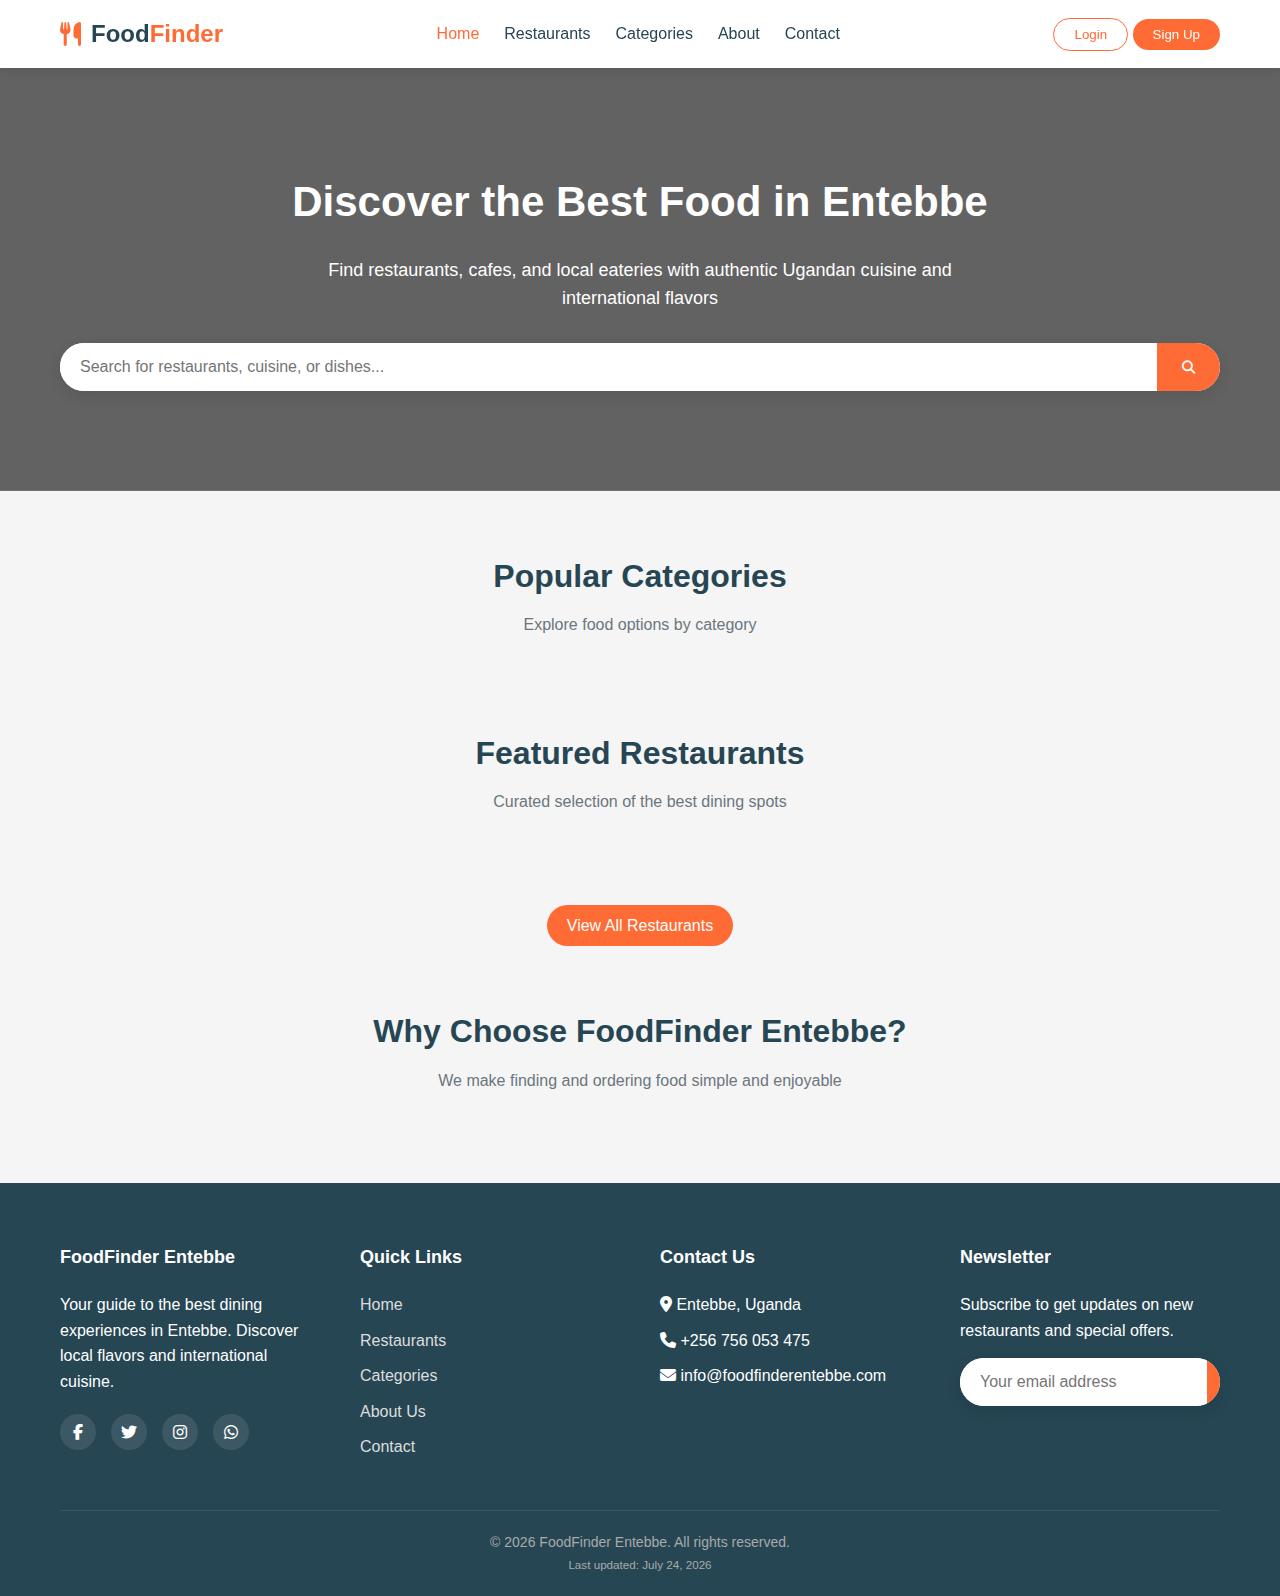
<file: index.html>
<!DOCTYPE html>
<html lang="en">
<head>
    <meta charset="UTF-8">
    <meta name="viewport" content="width=device-width, initial-scale=1.0">
    <title>Food Finder Entebbe - Discover Local Eateries</title>
    <link rel="stylesheet" href="https://cdnjs.cloudflare.com/ajax/libs/font-awesome/6.4.0/css/all.min.css">
    <link rel="stylesheet" href="css/style.css">
    <link rel="stylesheet" href="css/components.css">
    <link rel="stylesheet" href="css/responsive.css">
</head>
<body>
    <!-- Header -->
    <header>
        <div class="container">
            <div class="header-content">
                <div class="logo">
                    <i class="fas fa-utensils"></i>
                    <h1>Food<span>Finder</span></h1>
                </div>
                <nav>
                    <ul>
                        <li><a href="index.html" class="active">Home</a></li>
                        <li><a href="restaurants.html">Restaurants</a></li>
                        <li><a href="#categories">Categories</a></li>
                        <li><a href="about.html">About</a></li>
                        <li><a href="contact.html">Contact</a></li>
                    </ul>
                </nav>
                <div class="auth-buttons">
                    <button class="btn btn-outline" id="loginBtn">Login</button>
                    <button class="btn btn-primary" id="signupBtn">Sign Up</button>
                </div>
            </div>
        </div>
    </header>

    <!-- Hero Section -->
    <section class="hero">
        <div class="container">
            <h2>Discover the Best Food in Entebbe</h2>
            <p>Find restaurants, cafes, and local eateries with authentic Ugandan cuisine and international flavors</p>
            <div class="search-box">
                <input type="text" id="mainSearch" placeholder="Search for restaurants, cuisine, or dishes...">
                <button id="searchBtn"><i class="fas fa-search"></i></button>
            </div>
        </div>
    </section>

    <!-- Categories Section -->
    <section class="container" id="categories">
        <div class="section-title">
            <h2>Popular Categories</h2>
            <p>Explore food options by category</p>
        </div>
        <div class="categories" id="categoriesContainer">
            <!-- Categories will be loaded by JavaScript -->
        </div>
    </section>

    <!-- Featured Restaurants Section -->
    <section class="container">
        <div class="section-title">
            <h2>Featured Restaurants</h2>
            <p>Curated selection of the best dining spots</p>
        </div>
        <div class="restaurants" id="featuredRestaurants">
            <!-- Featured restaurants will be loaded by JavaScript -->
        </div>
        <div class="text-center">
            <a href="restaurants.html" class="btn btn-primary">View All Restaurants</a>
        </div>
    </section>

    <!-- Features Section -->
    <section class="container">
        <div class="section-title">
            <h2>Why Choose FoodFinder Entebbe?</h2>
            <p>We make finding and ordering food simple and enjoyable</p>
        </div>
        <div class="features" id="featuresContainer">
            <!-- Features will be loaded by JavaScript -->
        </div>
    </section>

    <!-- Footer -->
    <footer>
        <div class="container">
            <div class="footer-content">
                <div class="footer-column">
                    <h3>FoodFinder Entebbe</h3>
                    <p>Your guide to the best dining experiences in Entebbe. Discover local flavors and international cuisine.</p>
                    <div class="social-links">
                        <a href="#"><i class="fab fa-facebook-f"></i></a>
                        <a href="#"><i class="fab fa-twitter"></i></a>
                        <a href="#"><i class="fab fa-instagram"></i></a>
                        <a href="#"><i class="fab fa-whatsapp"></i></a>
                    </div>
                </div>
                <div class="footer-column">
                    <h3>Quick Links</h3>
                    <ul>
                        <li><a href="index.html">Home</a></li>
                        <li><a href="restaurants.html">Restaurants</a></li>
                        <li><a href="#categories">Categories</a></li>
                        <li><a href="about.html">About Us</a></li>
                        <li><a href="contact.html">Contact</a></li>
                    </ul>
                </div>
                <div class="footer-column">
                    <h3>Contact Us</h3>
                    <ul>
                        <li><i class="fas fa-map-marker-alt"></i> Entebbe, Uganda</li>
                        <li><i class="fas fa-phone"></i> +256 756 053 475</li>
                        <li><i class="fas fa-envelope"></i> info@foodfinderentebbe.com</li>
                    </ul>
                </div>
                <div class="footer-column">
                    <h3>Newsletter</h3>
                    <p>Subscribe to get updates on new restaurants and special offers.</p>
                    <div class="search-box" style="margin-top: 15px;">
                        <input type="email" placeholder="Your email address">
                        <button><i class="fas fa-paper-plane"></i></button>
                    </div>
                </div>
            </div>
            <div class="copyright">
                <p>
                    &copy; <span id="year"></span> FoodFinder Entebbe. All rights reserved. 
                    <br>
                    <small>Last updated: <span id="lastUpdated"></span></small>
                </p>
            </div>
        </div>
    </footer>

    <script src="js/restaurant-data.js"></script>
    <script src="js/main.js"></script>
    <script src="js/search.js"></script>

    <!-- Footer Script -->
    <script>
        // Display current year dynamically
        document.getElementById("year").textContent = new Date().getFullYear();

        // Display last updated date of the page
        const lastModified = new Date(document.lastModified);
        const options = { year: 'numeric', month: 'long', day: 'numeric' };
        document.getElementById("lastUpdated").textContent = lastModified.toLocaleDateString(undefined, options);
    </script>
</body>
</html>
</file>
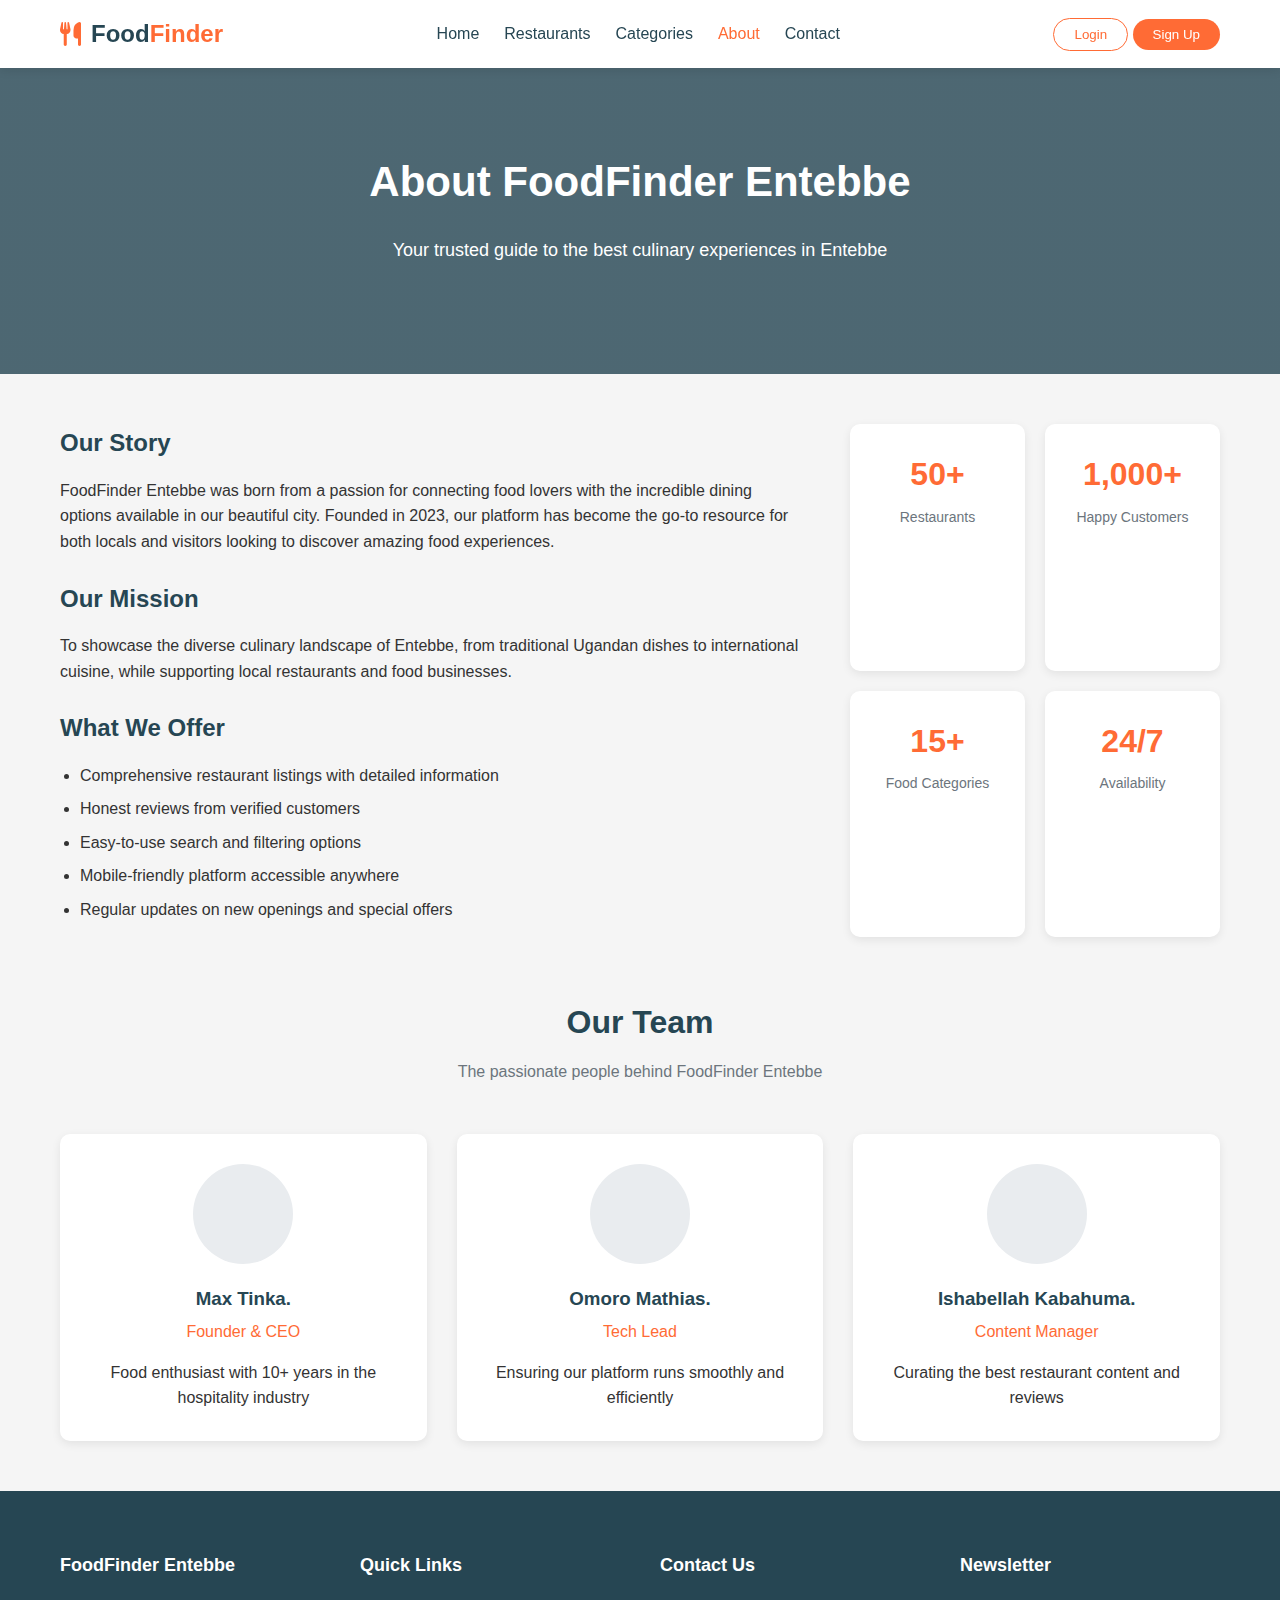
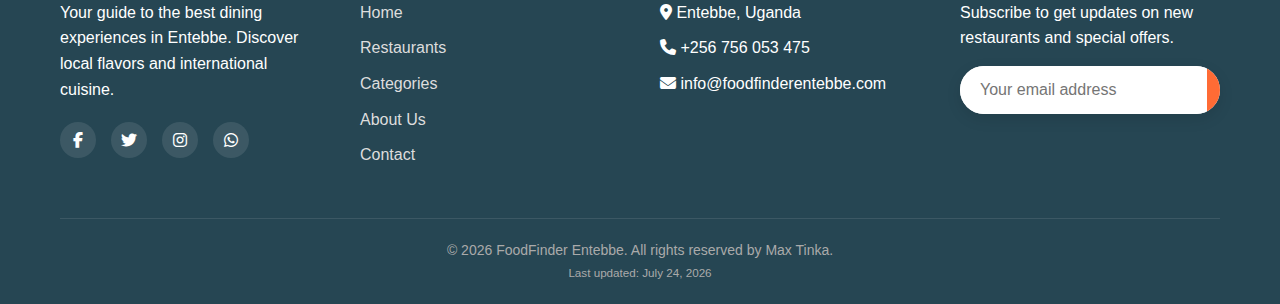
<file: about.html>
<!DOCTYPE html>
<html lang="en">
<head>
    <meta charset="UTF-8">
    <meta name="viewport" content="width=device-width, initial-scale=1.0">
    <title>About Us - Food Finder Entebbe</title>
    <link rel="stylesheet" href="https://cdnjs.cloudflare.com/ajax/libs/font-awesome/6.4.0/css/all.min.css">
    <link rel="stylesheet" href="css/style.css">
    <link rel="stylesheet" href="css/components.css">
    <link rel="stylesheet" href="css/responsive.css">
</head>
<body>
    <!-- Header -->
    <header>
        <div class="container">
            <div class="header-content">
                <div class="logo">
                    <i class="fas fa-utensils"></i>
                    <h1>Food<span>Finder</span></h1>
                </div>
                <nav>
                    <ul>
                        <li><a href="index.html">Home</a></li>
                        <li><a href="restaurants.html">Restaurants</a></li>
                        <li><a href="index.html#categories">Categories</a></li>
                        <li><a href="about.html" class="active">About</a></li>
                        <li><a href="contact.html">Contact</a></li>
                    </ul>
                </nav>
                <div class="auth-buttons">
                    <button class="btn btn-outline" id="loginBtn">Login</button>
                    <button class="btn btn-primary" id="signupBtn">Sign Up</button>
                </div>
            </div>
        </div>
    </header>

    <!-- About Hero Section -->
    <section class="page-hero">
        <div class="container">
            <h1>About FoodFinder Entebbe</h1>
            <p>Your trusted guide to the best culinary experiences in Entebbe</p>
        </div>
    </section>

    <!-- About Content -->
    <section class="container">
        <div class="about-content">
            <div class="about-text">
                <h2>Our Story</h2>
                <p>FoodFinder Entebbe was born from a passion for connecting food lovers with the incredible dining options available in our beautiful city. Founded in 2023, our platform has become the go-to resource for both locals and visitors looking to discover amazing food experiences.</p>
                
                <h2>Our Mission</h2>
                <p>To showcase the diverse culinary landscape of Entebbe, from traditional Ugandan dishes to international cuisine, while supporting local restaurants and food businesses.</p>
                
                <h2>What We Offer</h2>
                <ul>
                    <li>Comprehensive restaurant listings with detailed information</li>
                    <li>Honest reviews from verified customers</li>
                    <li>Easy-to-use search and filtering options</li>
                    <li>Mobile-friendly platform accessible anywhere</li>
                    <li>Regular updates on new openings and special offers</li>
                </ul>
            </div>
            
            <div class="about-stats">
                <div class="stat-card">
                    <div class="stat-number">50+</div>
                    <div class="stat-label">Restaurants</div>
                </div>
                <div class="stat-card">
                    <div class="stat-number">1,000+</div>
                    <div class="stat-label">Happy Customers</div>
                </div>
                <div class="stat-card">
                    <div class="stat-number">15+</div>
                    <div class="stat-label">Food Categories</div>
                </div>
                <div class="stat-card">
                    <div class="stat-number">24/7</div>
                    <div class="stat-label">Availability</div>
                </div>
            </div>
        </div>
    </section>

    <!-- Team Section -->
    <section class="container">
        <div class="section-title">
            <h2>Our Team</h2>
            <p>The passionate people behind FoodFinder Entebbe</p>
        </div>
        <div class="team-grid">
            <div class="team-member">
                <div class="member-photo"></div>
                <h3>Max Tinka.</h3>
                <p class="member-role">Founder & CEO</p>
                <p>Food enthusiast with 10+ years in the hospitality industry</p>
            </div>
            <div class="team-member">
                <div class="member-photo"></div>
                <h3>Omoro Mathias.</h3>
                <p class="member-role">Tech Lead</p>
                <p>Ensuring our platform runs smoothly and efficiently</p>
            </div>
            <div class="team-member">
                <div class="member-photo"></div>
                <h3>Ishabellah Kabahuma.</h3>
                <p class="member-role">Content Manager</p>
                <p>Curating the best restaurant content and reviews</p>
            </div>
        </div>
    </section>

    <!-- Footer -->
    <footer>
        <div class="container">
            <div class="footer-content">
                <div class="footer-column">
                    <h3>FoodFinder Entebbe</h3>
                    <p>Your guide to the best dining experiences in Entebbe. Discover local flavors and international cuisine.</p>
                    <div class="social-links">
                        <a href="#"><i class="fab fa-facebook-f"></i></a>
                        <a href="#"><i class="fab fa-twitter"></i></a>
                        <a href="#"><i class="fab fa-instagram"></i></a>
                        <a href="#"><i class="fab fa-whatsapp"></i></a>
                    </div>
                </div>
                <div class="footer-column">
                    <h3>Quick Links</h3>
                    <ul>
                        <li><a href="index.html">Home</a></li>
                        <li><a href="restaurants.html">Restaurants</a></li>
                        <li><a href="#categories">Categories</a></li>
                        <li><a href="about.html">About Us</a></li>
                        <li><a href="contact.html">Contact</a></li>
                    </ul>
                </div>
                <div class="footer-column">
                    <h3>Contact Us</h3>
                    <ul>
                        <li><i class="fas fa-map-marker-alt"></i> Entebbe, Uganda</li>
                        <li><i class="fas fa-phone"></i> +256 756 053 475</li>
                        <li><i class="fas fa-envelope"></i> info@foodfinderentebbe.com</li>
                    </ul>
                </div>
                <div class="footer-column">
                    <h3>Newsletter</h3>
                    <p>Subscribe to get updates on new restaurants and special offers.</p>
                    <div class="search-box" style="margin-top: 15px;">
                        <input type="email" placeholder="Your email address">
                        <button><i class="fas fa-paper-plane"></i></button>
                    </div>
                </div>
            </div>
            <div class="copyright">
                <p>
                    &copy; <span id="year"></span> FoodFinder Entebbe. All rights reserved by Max Tinka. 
                    <br>
                    <small>Last updated: <span id="lastUpdated"></span></small>
                </p>
            </div>
        </div>
    </footer>

    <script src="js/restaurant-data.js"></script>
    <script src="js/main.js"></script>
    <script src="js/search.js"></script>

    <!-- Footer Script -->
    <script>
        // Display current year dynamically
        document.getElementById("year").textContent = new Date().getFullYear();

        // Display last updated date of the page
        const lastModified = new Date(document.lastModified);
        const options = { year: 'numeric', month: 'long', day: 'numeric' };
        document.getElementById("lastUpdated").textContent = lastModified.toLocaleDateString(undefined, options);
    </script>
</body>
</html>
</file>
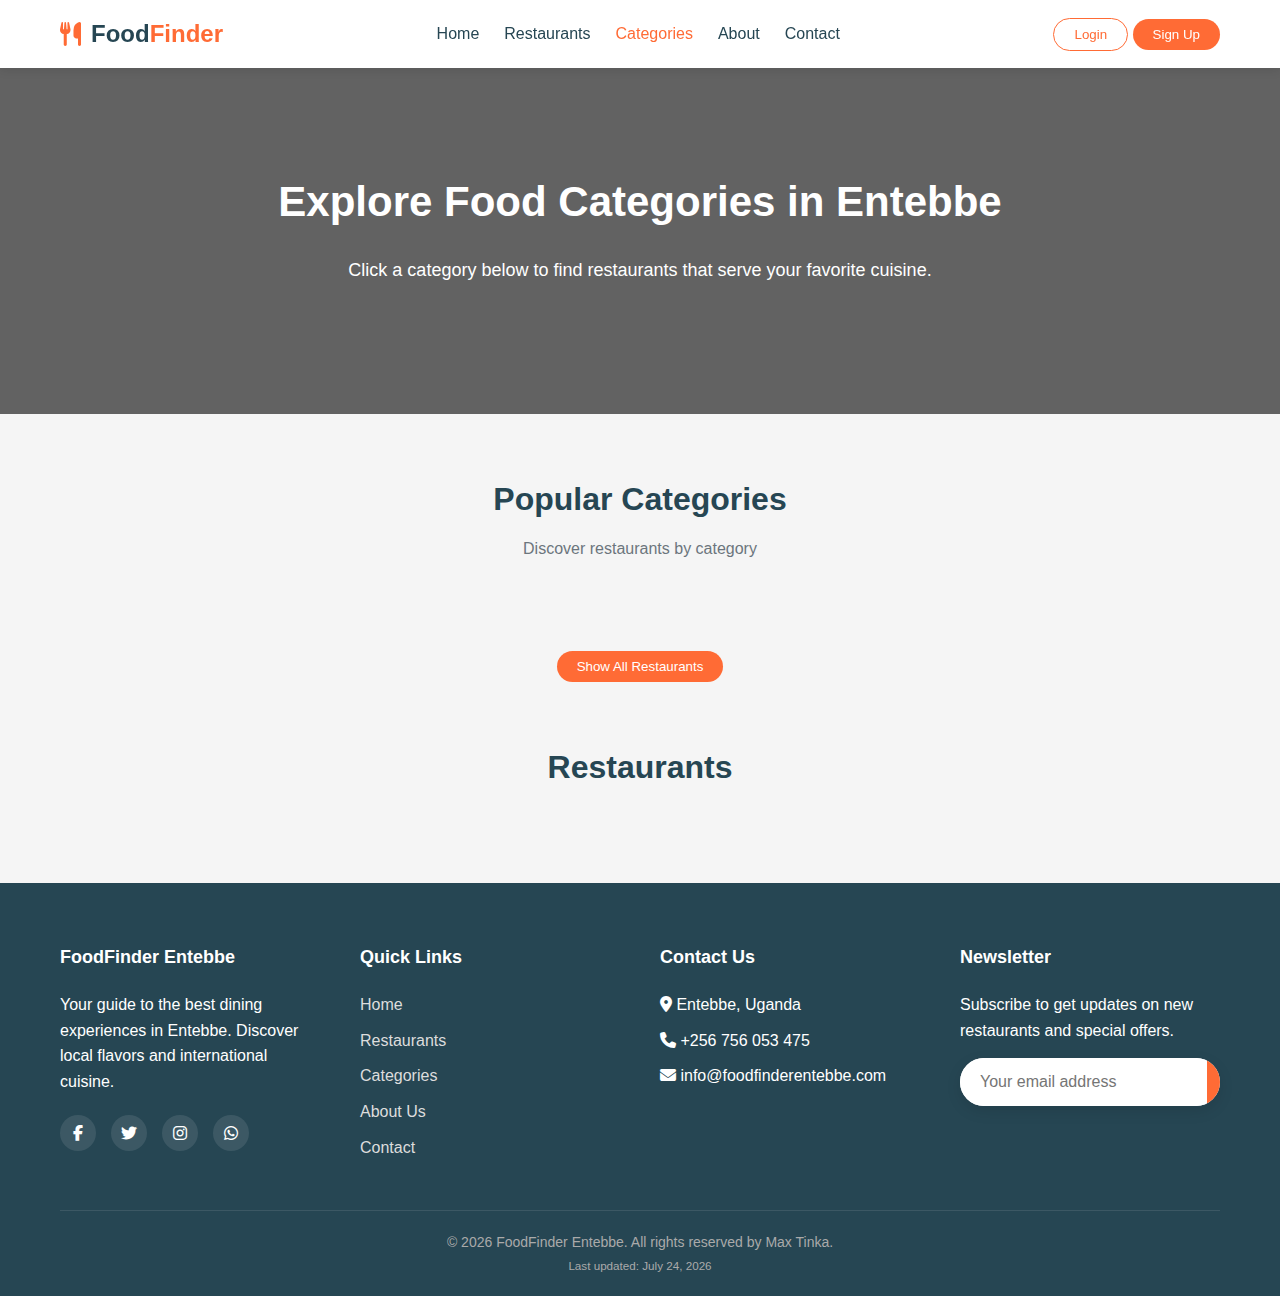
<file: categories.html>
<!DOCTYPE html>
<html lang="en">
<head>
    <meta charset="UTF-8">
    <meta name="viewport" content="width=device-width, initial-scale=1.0">
    <title>Food Finder Entebbe - Categories</title>
    <link rel="stylesheet" href="https://cdnjs.cloudflare.com/ajax/libs/font-awesome/6.4.0/css/all.min.css">
    <link rel="stylesheet" href="css/style.css">
    <link rel="stylesheet" href="css/components.css">
    <link rel="stylesheet" href="css/responsive.css">
</head>
<body>
    <!-- Header -->
    <header>
        <div class="container">
            <div class="header-content">
                <div class="logo">
                    <i class="fas fa-utensils"></i>
                    <h1>Food<span>Finder</span></h1>
                </div>
                <nav>
                    <ul>
                        <li><a href="index.html">Home</a></li>
                        <li><a href="restaurants.html">Restaurants</a></li>
                        <li><a href="categories.html" class="active">Categories</a></li>
                        <li><a href="about.html">About</a></li>
                        <li><a href="contact.html">Contact</a></li>
                    </ul>
                </nav>
                <div class="auth-buttons">
                    <button class="btn btn-outline" id="loginBtn">Login</button>
                    <button class="btn btn-primary" id="signupBtn">Sign Up</button>
                </div>
            </div>
        </div>
    </header>

    <!-- Hero Section -->
    <section class="hero">
        <div class="container">
            <h2>Explore Food Categories in Entebbe</h2>
            <p>Click a category below to find restaurants that serve your favorite cuisine.</p>
        </div>
    </section>

    <!-- Categories Section -->
    <section class="container" id="categories">
        <div class="section-title">
            <h2>Popular Categories</h2>
            <p>Discover restaurants by category</p>
        </div>
        <div class="categories" id="categoriesContainer">
            <!-- Categories will be loaded by JavaScript -->
        </div>
        <div class="text-center" style="margin-top: 15px;">
            <button class="btn btn-primary" id="showAllBtn">Show All Restaurants</button>
        </div>
    </section>

    <!-- Restaurants Section -->
    <section class="container">
        <div class="section-title">
            <h2>Restaurants</h2>
        </div>
        <div class="restaurants" id="allRestaurants">
            <!-- All restaurants or filtered restaurants will be displayed here -->
        </div>
    </section>

    <!-- Footer -->
    <footer>
        <div class="container">
            <div class="footer-content">
                <div class="footer-column">
                    <h3>FoodFinder Entebbe</h3>
                    <p>Your guide to the best dining experiences in Entebbe. Discover local flavors and international cuisine.</p>
                    <div class="social-links">
                        <a href="#"><i class="fab fa-facebook-f"></i></a>
                        <a href="#"><i class="fab fa-twitter"></i></a>
                        <a href="#"><i class="fab fa-instagram"></i></a>
                        <a href="#"><i class="fab fa-whatsapp"></i></a>
                    </div>
                </div>
                <div class="footer-column">
                    <h3>Quick Links</h3>
                    <ul>
                        <li><a href="index.html">Home</a></li>
                        <li><a href="restaurants.html">Restaurants</a></li>
                        <li><a href="categories.html">Categories</a></li>
                        <li><a href="about.html">About Us</a></li>
                        <li><a href="contact.html">Contact</a></li>
                    </ul>
                </div>
                <div class="footer-column">
                    <h3>Contact Us</h3>
                    <ul>
                        <li><i class="fas fa-map-marker-alt"></i> Entebbe, Uganda</li>
                        <li><i class="fas fa-phone"></i> +256 756 053 475</li>
                        <li><i class="fas fa-envelope"></i> info@foodfinderentebbe.com</li>
                    </ul>
                </div>
                <div class="footer-column">
                    <h3>Newsletter</h3>
                    <p>Subscribe to get updates on new restaurants and special offers.</p>
                    <div class="search-box" style="margin-top: 15px;">
                        <input type="email" placeholder="Your email address">
                        <button><i class="fas fa-paper-plane"></i></button>
                    </div>
                </div>
            </div>
            <div class="copyright">
                <p>
                    &copy; <span id="year"></span> FoodFinder Entebbe. All rights reserved by Max Tinka.
                    <br>
                    <small>Last updated: <span id="lastUpdated"></span></small>
                </p>
            </div>
        </div>
    </footer>

    <!-- JS Scripts -->
    <script src="js/restaurant-data.js"></script>
    <script src="js/main.js"></script>
    <script src="js/search.js"></script>

    <script>
        // Display current year dynamically
        document.getElementById("year").textContent = new Date().getFullYear();

        // Display last updated date of the page
        const lastModified = new Date(document.lastModified);
        const options = { year: 'numeric', month: 'long', day: 'numeric' };
        document.getElementById("lastUpdated").textContent = lastModified.toLocaleDateString(undefined, options);

        // Show all restaurants when "Show All" button is clicked
        const showAllBtn = document.getElementById('showAllBtn');
        if (showAllBtn) {
            showAllBtn.addEventListener('click', function() {
                loadAllRestaurantsOnCategoryPage();

                // Remove active class from all category cards
                const categoryCards = document.querySelectorAll('.category-card');
                categoryCards.forEach(card => card.classList.remove('active'));
            });
        }
    </script>
</body>
                            </html>
</file>
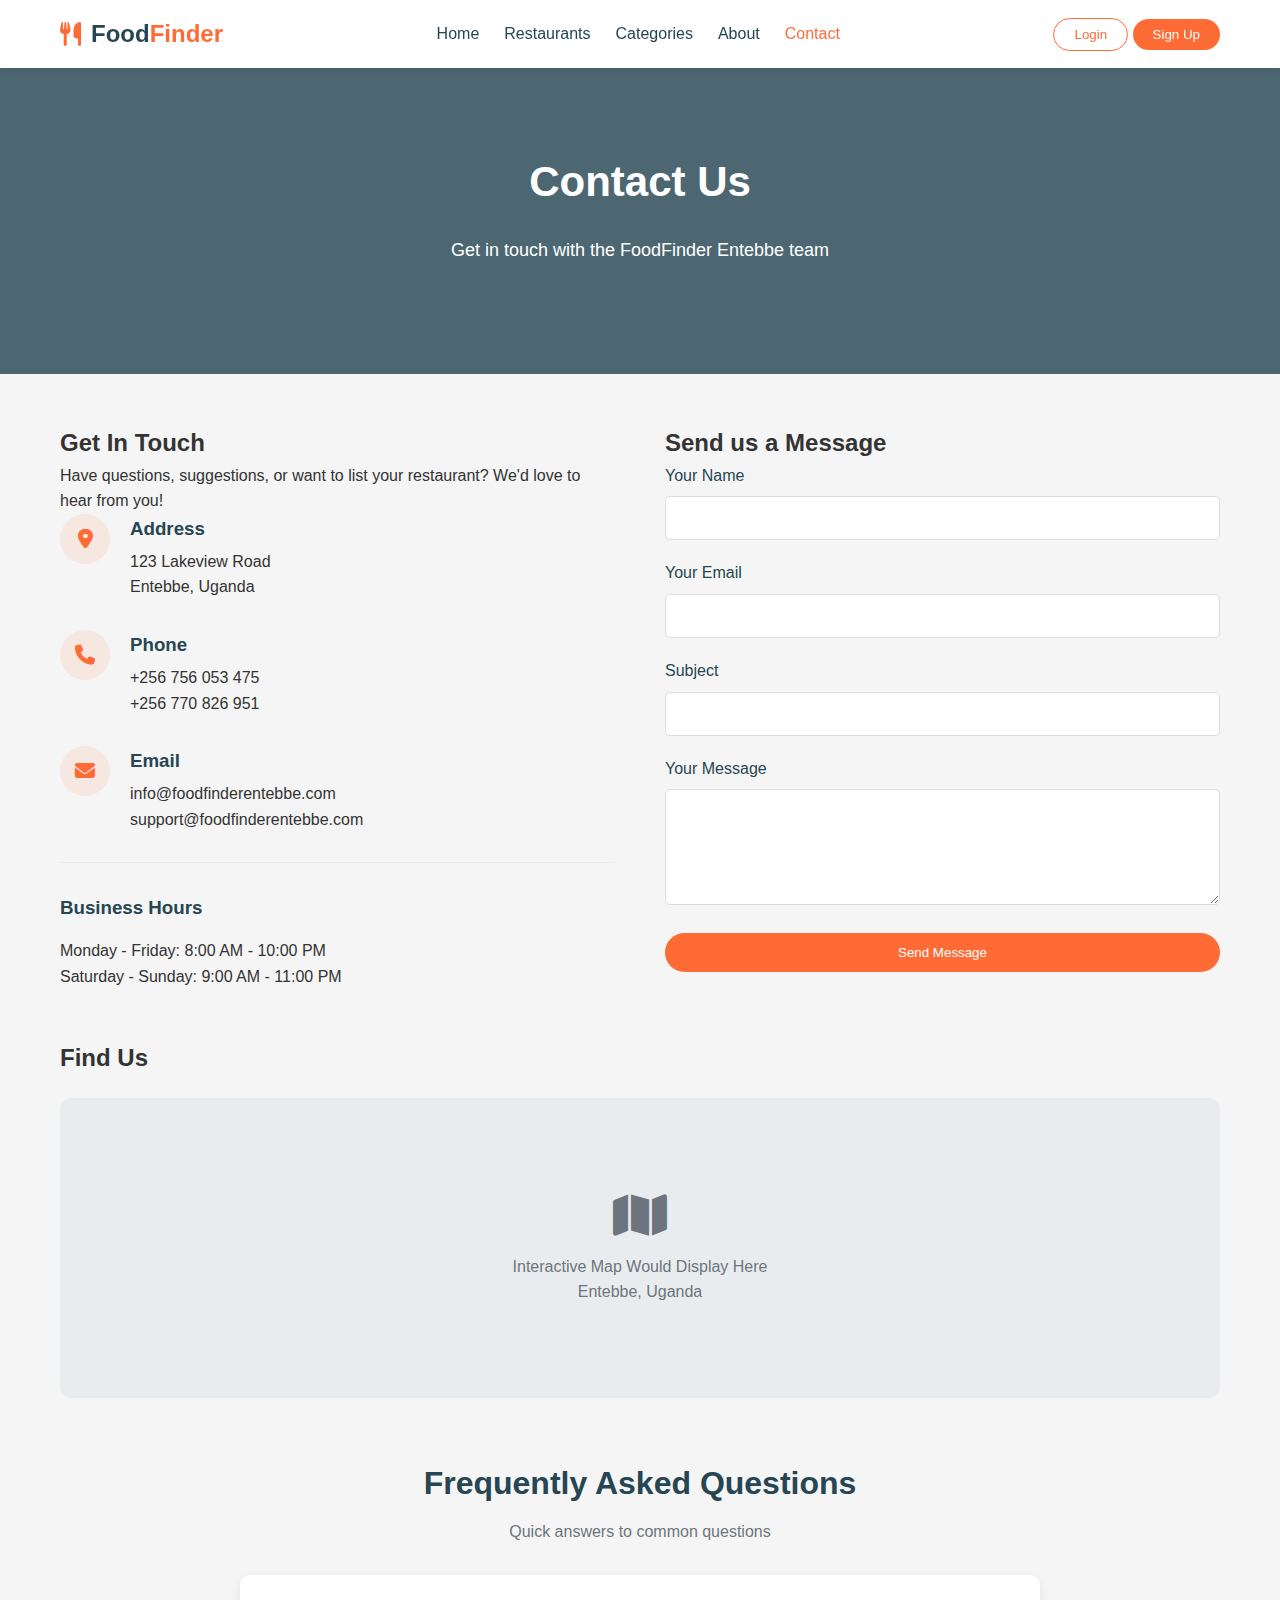
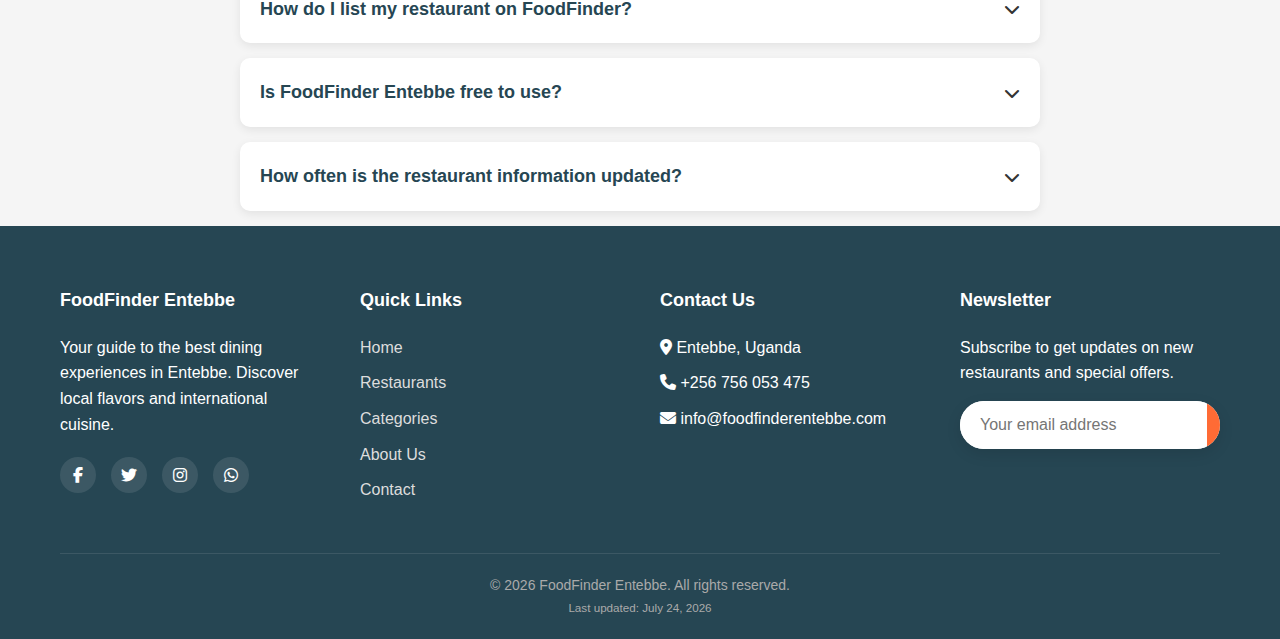
<file: contact.html>
<!DOCTYPE html>
<html lang="en">
<head>
    <meta charset="UTF-8">
    <meta name="viewport" content="width=device-width, initial-scale=1.0">
    <title>Contact Us - Food Finder Entebbe</title>
    <link rel="stylesheet" href="https://cdnjs.cloudflare.com/ajax/libs/font-awesome/6.4.0/css/all.min.css">
    <link rel="stylesheet" href="css/style.css">
    <link rel="stylesheet" href="css/components.css">
    <link rel="stylesheet" href="css/responsive.css">
</head>
<body>
    <!-- Header -->
    <header>
        <div class="container">
            <div class="header-content">
                <div class="logo">
                    <i class="fas fa-utensils"></i>
                    <h1>Food<span>Finder</span></h1>
                </div>
                <nav>
                    <ul>
                        <li><a href="index.html">Home</a></li>
                        <li><a href="restaurants.html">Restaurants</a></li>
                        <li><a href="index.html#categories">Categories</a></li>
                        <li><a href="about.html">About</a></li>
                        <li><a href="contact.html" class="active">Contact</a></li>
                    </ul>
                </nav>
                <div class="auth-buttons">
                    <button class="btn btn-outline" id="loginBtn">Login</button>
                    <button class="btn btn-primary" id="signupBtn">Sign Up</button>
                </div>
            </div>
        </div>
    </header>

    <!-- Contact Hero Section -->
    <section class="page-hero">
        <div class="container">
            <h1>Contact Us</h1>
            <p>Get in touch with the FoodFinder Entebbe team</p>
        </div>
    </section>

    <!-- Contact Content -->
    <section class="container">
        <div class="contact-content">
            <div class="contact-info">
                <h2>Get In Touch</h2>
                <p>Have questions, suggestions, or want to list your restaurant? We'd love to hear from you!</p>
                
                <div class="contact-method">
                    <div class="contact-icon">
                        <i class="fas fa-map-marker-alt"></i>
                    </div>
                    <div class="contact-details">
                        <h3>Address</h3>
                        <p>123 Lakeview Road<br>Entebbe, Uganda</p>
                    </div>
                </div>
                
                <div class="contact-method">
                    <div class="contact-icon">
                        <i class="fas fa-phone"></i>
                    </div>
                    <div class="contact-details">
                        <h3>Phone</h3>
                        <p>+256 756 053 475<br>+256 770 826 951</p>
                    </div>
                </div>
                
                <div class="contact-method">
                    <div class="contact-icon">
                        <i class="fas fa-envelope"></i>
                    </div>
                    <div class="contact-details">
                        <h3>Email</h3>
                        <p>info@foodfinderentebbe.com<br>support@foodfinderentebbe.com</p>
                    </div>
                </div>
                
                <div class="business-hours">
                    <h3>Business Hours</h3>
                    <p>Monday - Friday: 8:00 AM - 10:00 PM</p>
                    <p>Saturday - Sunday: 9:00 AM - 11:00 PM</p>
                </div>
            </div>
            
            <div class="contact-form">
                <h2>Send us a Message</h2>
                <form id="contactForm">
                    <div class="form-group">
                        <label for="name">Your Name</label>
                        <input type="text" id="name" name="name" required>
                    </div>
                    
                    <div class="form-group">
                        <label for="email">Your Email</label>
                        <input type="email" id="email" name="email" required>
                    </div>
                    
                    <div class="form-group">
                        <label for="subject">Subject</label>
                        <input type="text" id="subject" name="subject" required>
                    </div>
                    
                    <div class="form-group">
                        <label for="message">Your Message</label>
                        <textarea id="message" name="message" rows="5" required></textarea>
                    </div>
                    
                    <button type="submit" class="btn btn-primary btn-full">Send Message</button>
                </form>
            </div>
        </div>
    </section>

    <!-- Map Section -->
    <section class="container">
        <div class="map-container">
            <h2>Find Us</h2>
            <div class="map-placeholder">
                <i class="fas fa-map"></i>
                <p>Interactive Map Would Display Here</p>
                <p>Entebbe, Uganda</p>
            </div>
        </div>
    </section>

    <!-- FAQ Section -->
    <section class="container">
        <div class="section-title">
            <h2>Frequently Asked Questions</h2>
            <p>Quick answers to common questions</p>
        </div>
        <div class="faq-container">
            <div class="faq-item">
                <div class="faq-question">
                    <h3>How do I list my restaurant on FoodFinder?</h3>
                    <i class="fas fa-chevron-down"></i>
                </div>
                <div class="faq-answer">
                    <p>Simply contact us through this form or email us at partners@foodfinderentebbe.com with your restaurant details. Our team will guide you through the verification and listing process.</p>
                </div>
            </div>
            
            <div class="faq-item">
                <div class="faq-question">
                    <h3>Is FoodFinder Entebbe free to use?</h3>
                    <i class="fas fa-chevron-down"></i>
                </div>
                <div class="faq-answer">
                    <p>Yes! Our platform is completely free for users to search and discover restaurants. Restaurant partners pay a small fee for premium listings and featured spots.</p>
                </div>
            </div>
            
            <div class="faq-item">
                <div class="faq-question">
                    <h3>How often is the restaurant information updated?</h3>
                    <i class="fas fa-chevron-down"></i>
                </div>
                <div class="faq-answer">
                    <p>We update our restaurant information regularly. Restaurants can update their details through their partner dashboard, and our team also conducts quarterly verification checks.</p>
                </div>
            </div>
        </div>
    </section>

  <!-- Footer -->
    <footer>
        <div class="container">
            <div class="footer-content">
                <div class="footer-column">
                    <h3>FoodFinder Entebbe</h3>
                    <p>Your guide to the best dining experiences in Entebbe. Discover local flavors and international cuisine.</p>
                    <div class="social-links">
                        <a href="#"><i class="fab fa-facebook-f"></i></a>
                        <a href="#"><i class="fab fa-twitter"></i></a>
                        <a href="#"><i class="fab fa-instagram"></i></a>
                        <a href="#"><i class="fab fa-whatsapp"></i></a>
                    </div>
                </div>
                <div class="footer-column">
                    <h3>Quick Links</h3>
                    <ul>
                        <li><a href="index.html">Home</a></li>
                        <li><a href="restaurants.html">Restaurants</a></li>
                        <li><a href="#categories">Categories</a></li>
                        <li><a href="about.html">About Us</a></li>
                        <li><a href="contact.html">Contact</a></li>
                    </ul>
                </div>
                <div class="footer-column">
                    <h3>Contact Us</h3>
                    <ul>
                        <li><i class="fas fa-map-marker-alt"></i> Entebbe, Uganda</li>
                        <li><i class="fas fa-phone"></i> +256 756 053 475</li>
                        <li><i class="fas fa-envelope"></i> info@foodfinderentebbe.com</li>
                    </ul>
                </div>
                <div class="footer-column">
                    <h3>Newsletter</h3>
                    <p>Subscribe to get updates on new restaurants and special offers.</p>
                    <div class="search-box" style="margin-top: 15px;">
                        <input type="email" placeholder="Your email address">
                        <button><i class="fas fa-paper-plane"></i></button>
                    </div>
                </div>
            </div>
            <div class="copyright">
                <p>
                    &copy; <span id="year"></span> FoodFinder Entebbe. All rights reserved. 
                    <br>
                    <small>Last updated: <span id="lastUpdated"></span></small>
                </p>
            </div>
        </div>
    </footer>

    <script src="js/restaurant-data.js"></script>
    <script src="js/main.js"></script>
    <script src="js/search.js"></script>

    <!-- Footer Script -->
    <script>
        // Display current year dynamically
        document.getElementById("year").textContent = new Date().getFullYear();

        // Display last updated date of the page
        const lastModified = new Date(document.lastModified);
        const options = { year: 'numeric', month: 'long', day: 'numeric' };
        document.getElementById("lastUpdated").textContent = lastModified.toLocaleDateString(undefined, options);
    </script>
</body>
</html>
</file>
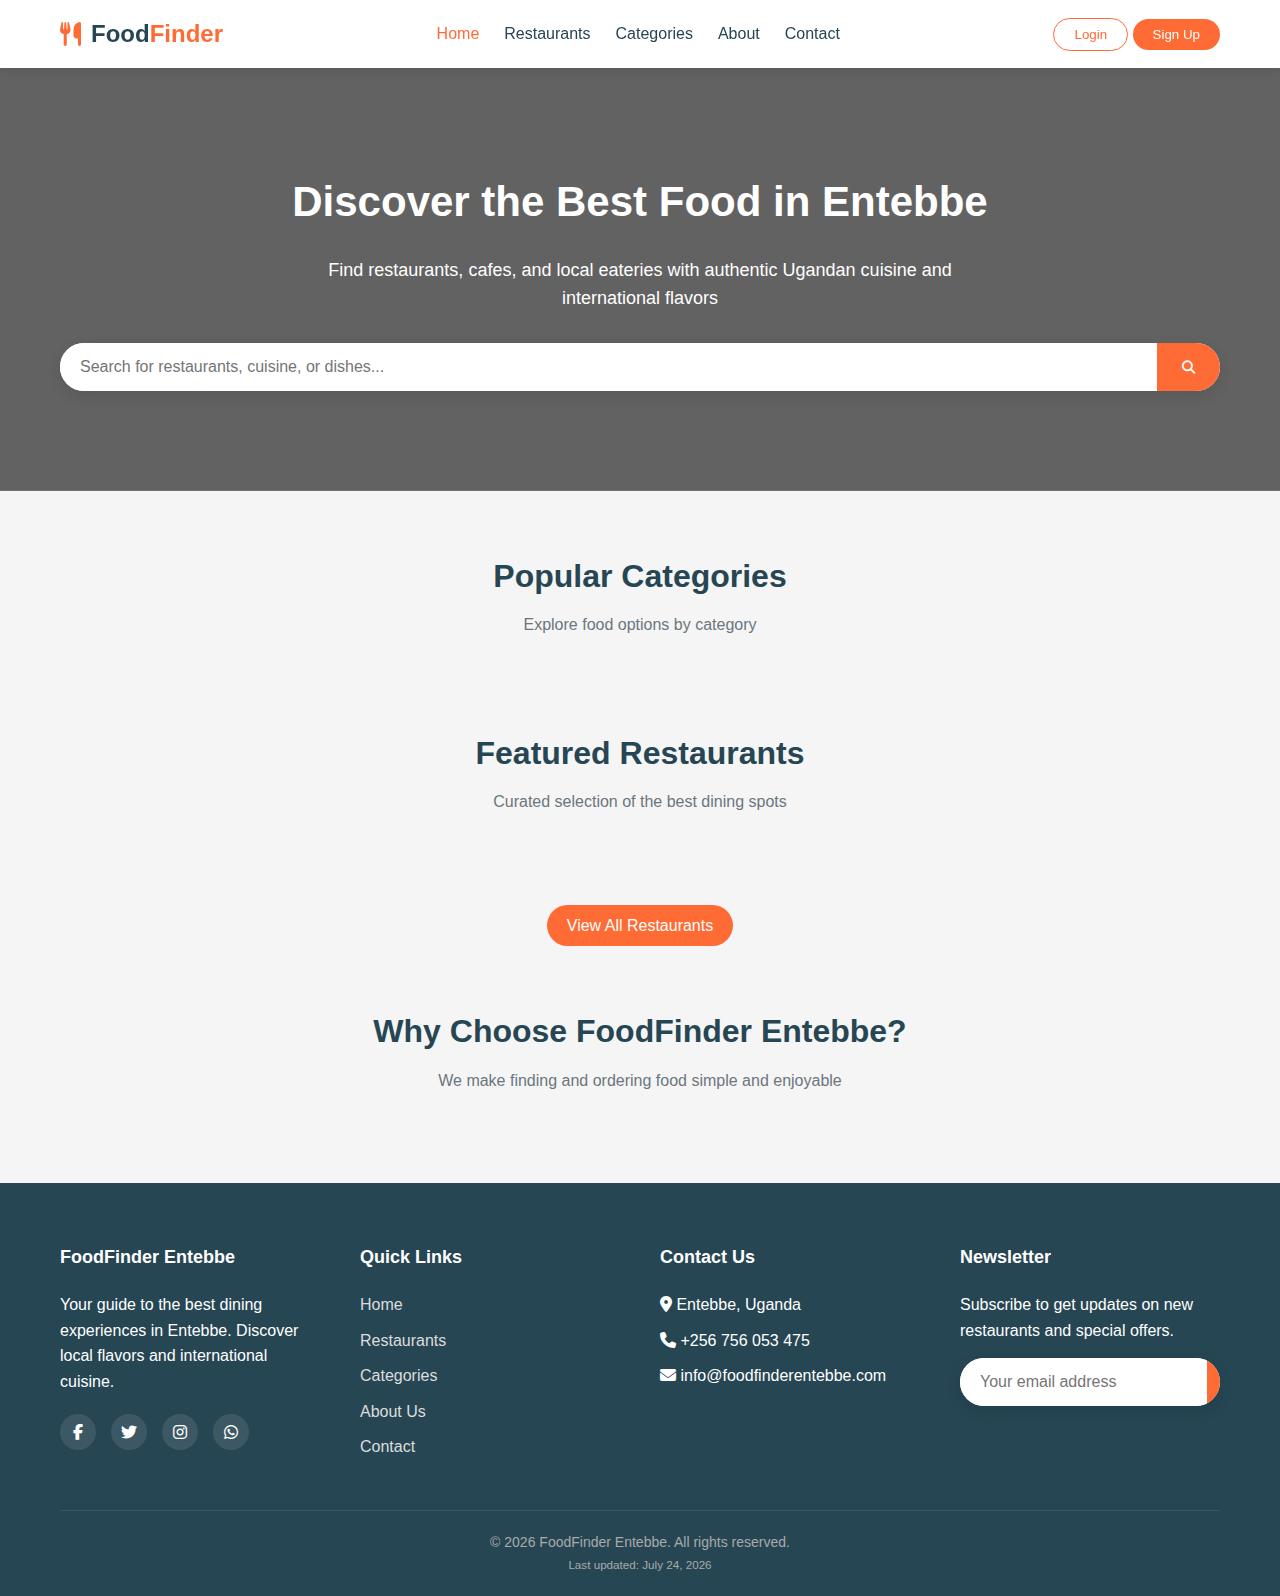
<file: restaurants.html>
<!DOCTYPE html>
<html lang="en">
<head>
    <meta charset="UTF-8">
    <meta name="viewport" content="width=device-width, initial-scale=1.0">
    <title>Food Finder Entebbe - Discover Local Eateries</title>
    <link rel="stylesheet" href="https://cdnjs.cloudflare.com/ajax/libs/font-awesome/6.4.0/css/all.min.css">
    <link rel="stylesheet" href="css/style.css">
    <link rel="stylesheet" href="css/components.css">
    <link rel="stylesheet" href="css/responsive.css">
</head>
<body>
    <!-- Header -->
    <header>
        <div class="container">
            <div class="header-content">
                <div class="logo">
                    <i class="fas fa-utensils"></i>
                    <h1>Food<span>Finder</span></h1>
                </div>
                <nav>
                    <ul>
                        <li><a href="index.html" class="active">Home</a></li>
                        <li><a href="restaurants.html">Restaurants</a></li>
                        <li><a href="#categories">Categories</a></li>
                        <li><a href="about.html">About</a></li>
                        <li><a href="contact.html">Contact</a></li>
                    </ul>
                </nav>
                <div class="auth-buttons">
                    <button class="btn btn-outline" id="loginBtn">Login</button>
                    <button class="btn btn-primary" id="signupBtn">Sign Up</button>
                </div>
            </div>
        </div>
    </header>

    <!-- Hero Section -->
    <section class="hero">
        <div class="container">
            <h2>Discover the Best Food in Entebbe</h2>
            <p>Find restaurants, cafes, and local eateries with authentic Ugandan cuisine and international flavors</p>
            <div class="search-box">
                <input type="text" id="mainSearch" placeholder="Search for restaurants, cuisine, or dishes...">
                <button id="searchBtn"><i class="fas fa-search"></i></button>
            </div>
        </div>
    </section>

    <!-- Categories Section -->
    <section class="container" id="categories">
        <div class="section-title">
            <h2>Popular Categories</h2>
            <p>Explore food options by category</p>
        </div>
        <div class="categories" id="categoriesContainer">
            <!-- Categories will be loaded by JavaScript -->
        </div>
    </section>

    <!-- Featured Restaurants Section -->
    <section class="container">
        <div class="section-title">
            <h2>Featured Restaurants</h2>
            <p>Curated selection of the best dining spots</p>
        </div>
        <div class="restaurants" id="featuredRestaurants">
            <!-- Featured restaurants will be loaded by JavaScript -->
        </div>
        <div class="text-center">
            <a href="restaurants.html" class="btn btn-primary">View All Restaurants</a>
        </div>
    </section>

    <!-- Features Section -->
    <section class="container">
        <div class="section-title">
            <h2>Why Choose FoodFinder Entebbe?</h2>
            <p>We make finding and ordering food simple and enjoyable</p>
        </div>
        <div class="features" id="featuresContainer">
            <!-- Features will be loaded by JavaScript -->
        </div>
    </section>

   <!-- Footer -->
    <footer>
        <div class="container">
            <div class="footer-content">
                <div class="footer-column">
                    <h3>FoodFinder Entebbe</h3>
                    <p>Your guide to the best dining experiences in Entebbe. Discover local flavors and international cuisine.</p>
                    <div class="social-links">
                        <a href="#"><i class="fab fa-facebook-f"></i></a>
                        <a href="#"><i class="fab fa-twitter"></i></a>
                        <a href="#"><i class="fab fa-instagram"></i></a>
                        <a href="#"><i class="fab fa-whatsapp"></i></a>
                    </div>
                </div>
                <div class="footer-column">
                    <h3>Quick Links</h3>
                    <ul>
                        <li><a href="index.html">Home</a></li>
                        <li><a href="restaurants.html">Restaurants</a></li>
                        <li><a href="#categories">Categories</a></li>
                        <li><a href="about.html">About Us</a></li>
                        <li><a href="contact.html">Contact</a></li>
                    </ul>
                </div>
                <div class="footer-column">
                    <h3>Contact Us</h3>
                    <ul>
                        <li><i class="fas fa-map-marker-alt"></i> Entebbe, Uganda</li>
                        <li><i class="fas fa-phone"></i> +256 756 053 475</li>
                        <li><i class="fas fa-envelope"></i> info@foodfinderentebbe.com</li>
                    </ul>
                </div>
                <div class="footer-column">
                    <h3>Newsletter</h3>
                    <p>Subscribe to get updates on new restaurants and special offers.</p>
                    <div class="search-box" style="margin-top: 15px;">
                        <input type="email" placeholder="Your email address">
                        <button><i class="fas fa-paper-plane"></i></button>
                    </div>
                </div>
            </div>
            <div class="copyright">
                <p>
                    &copy; <span id="year"></span> FoodFinder Entebbe. All rights reserved. 
                    <br>
                    <small>Last updated: <span id="lastUpdated"></span></small>
                </p>
            </div>
        </div>
    </footer>

    <script src="js/restaurant-data.js"></script>
    <script src="js/main.js"></script>
    <script src="js/search.js"></script>

    <!-- Footer Script -->
    <script>
        // Display current year dynamically
        document.getElementById("year").textContent = new Date().getFullYear();

        // Display last updated date of the page
        const lastModified = new Date(document.lastModified);
        const options = { year: 'numeric', month: 'long', day: 'numeric' };
        document.getElementById("lastUpdated").textContent = lastModified.toLocaleDateString(undefined, options);
    </script>
</body>
</html>
</file>
<file: css/style.css>
* {
    margin: 0;
    padding: 0;
    box-sizing: border-box;
    font-family: 'Segoe UI', Tahoma, Geneva, Verdana, sans-serif;
}

:root {
    --primary: #ff6b35;
    --secondary: #2a9d8f;
    --dark: #264653;
    --light: #f8f9fa;
    --gray: #6c757d;
    --light-gray: #e9ecef;
}

body {
    background-color: #f5f5f5;
    color: #333;
    line-height: 1.6;
}

.container {
    width: 100%;
    max-width: 1200px;
    margin: 0 auto;
    padding: 0 20px;
}

.text-center {
    text-align: center;
    margin: 30px 0;
}

/* Header Styles */
header {
    background-color: white;
    box-shadow: 0 2px 10px rgba(0, 0, 0, 0.1);
    position: sticky;
    top: 0;
    z-index: 100;
}

.header-content {
    display: flex;
    justify-content: space-between;
    align-items: center;
    padding: 15px 0;
}

.logo {
    display: flex;
    align-items: center;
    gap: 10px;
}

.logo i {
    color: var(--primary);
    font-size: 24px;
}

.logo h1 {
    font-size: 24px;
    color: var(--dark);
}

.logo span {
    color: var(--primary);
}

nav ul {
    display: flex;
    list-style: none;
    gap: 25px;
}

nav a {
    text-decoration: none;
    color: var(--dark);
    font-weight: 500;
    transition: color 0.3s;
}

nav a:hover, nav a.active {
    color: var(--primary);
}

/* Hero Sections */
.hero {
    background: linear-gradient(rgba(0, 0, 0, 0.6), rgba(0, 0, 0, 0.6)), url('https://images.unsplash.com/photo-1555396273-367ea4eb4db5?ixlib=rb-4.0.3&auto=format&fit=crop&w=1200&q=80');
    background-size: cover;
    background-position: center;
    color: white;
    padding: 100px 0;
    text-align: center;
}

.page-hero {
    background: linear-gradient(rgba(38, 70, 83, 0.8), rgba(38, 70, 83, 0.8)), var(--light-gray);
    color: white;
    padding: 80px 0;
    text-align: center;
}

.hero h2, .page-hero h1 {
    font-size: 42px;
    margin-bottom: 20px;
}

.hero p, .page-hero p {
    font-size: 18px;
    max-width: 700px;
    margin: 0 auto 30px;
}

/* Section Titles */
.section-title {
    text-align: center;
    margin: 60px 0 30px;
    color: var(--dark);
}

.section-title h2 {
    font-size: 32px;
    margin-bottom: 10px;
}

.section-title p {
    color: var(--gray);
    max-width: 600px;
    margin: 0 auto;
}

/* Footer */
footer {
    background: var(--dark);
    color: white;
    padding: 60px 0 20px;
}

.footer-content {
    display: grid;
    grid-template-columns: repeat(auto-fit, minmax(200px, 1fr));
    gap: 40px;
    margin-bottom: 40px;
}

.footer-column h3 {
    margin-bottom: 20px;
    font-size: 18px;
}

.footer-column ul {
    list-style: none;
}

.footer-column ul li {
    margin-bottom: 10px;
}

.footer-column a {
    color: #ddd;
    text-decoration: none;
    transition: color 0.3s;
}

.footer-column a:hover {
    color: var(--primary);
}

.social-links {
    display: flex;
    gap: 15px;
    margin-top: 20px;
}

.social-links a {
    display: flex;
    align-items: center;
    justify-content: center;
    width: 36px;
    height: 36px;
    background: rgba(255, 255, 255, 0.1);
    border-radius: 50%;
    color: white;
    transition: background 0.3s;
}

.social-links a:hover {
    background: var(--primary);
}

.copyright {
    text-align: center;
    padding-top: 20px;
    border-top: 1px solid rgba(255, 255, 255, 0.1);
    color: #aaa;
    font-size: 14px;
}
</file>
<file: css/components.css>
/* Buttons */
.btn {
    padding: 8px 20px;
    border-radius: 30px;
    font-weight: 500;
    cursor: pointer;
    transition: all 0.3s;
    border: none;
    text-decoration: none;
    display: inline-block;
    text-align: center;
}

.btn-outline {
    background: transparent;
    border: 1px solid var(--primary);
    color: var(--primary);
}

.btn-primary {
    background: var(--primary);
    color: white;
}

.btn-full {
    width: 100%;
    padding: 12px;
}

.btn-outline:hover {
    background: var(--primary);
    color: white;
}

.btn-primary:hover {
    background: #e55a2b;
}

/* Search Box */
.search-box {
    display: flex;
    background: white;
    border-radius: 50px;
    overflow: hidden;
    box-shadow: 0 5px 15px rgba(0, 0, 0, 0.1);
}

.search-box input {
    flex: 1;
    padding: 15px 20px;
    border: none;
    outline: none;
    font-size: 16px;
}

.search-box button {
    background: var(--primary);
    color: white;
    border: none;
    padding: 0 25px;
    cursor: pointer;
    transition: background 0.3s;
}

.search-box button:hover {
    background: #e55a2b;
}

/* Categories */
.categories {
    display: grid;
    grid-template-columns: repeat(auto-fill, minmax(150px, 1fr));
    gap: 20px;
    margin-bottom: 60px;
}

.category-card {
    background: white;
    border-radius: 10px;
    padding: 20px;
    text-align: center;
    box-shadow: 0 3px 10px rgba(0, 0, 0, 0.08);
    transition: transform 0.3s, box-shadow 0.3s;
    cursor: pointer;
}

.category-card:hover {
    transform: translateY(-5px);
    box-shadow: 0 5px 15px rgba(0, 0, 0, 0.1);
}

.category-icon {
    width: 60px;
    height: 60px;
    background: rgba(255, 107, 53, 0.1);
    border-radius: 50%;
    display: flex;
    align-items: center;
    justify-content: center;
    margin: 0 auto 15px;
    color: var(--primary);
    font-size: 24px;
}

/* Restaurants */
.restaurants, .restaurants-grid {
    display: grid;
    grid-template-columns: repeat(auto-fill, minmax(300px, 1fr));
    gap: 30px;
    margin-bottom: 60px;
}

.restaurant-card {
    background: white;
    border-radius: 10px;
    overflow: hidden;
    box-shadow: 0 3px 10px rgba(0, 0, 0, 0.08);
    transition: transform 0.3s;
}

.restaurant-card:hover {
    transform: translateY(-5px);
}

.restaurant-img {
    height: 180px;
    background-color: #ddd;
    background-size: cover;
    background-position: center;
}

.restaurant-info {
    padding: 20px;
}

.restaurant-info h3 {
    margin-bottom: 10px;
    color: var(--dark);
}

.restaurant-meta {
    display: flex;
    justify-content: space-between;
    margin-bottom: 15px;
    color: var(--gray);
    font-size: 14px;
}

.rating {
    color: #ffc107;
}

.restaurant-tags {
    display: flex;
    flex-wrap: wrap;
    gap: 8px;
    margin-bottom: 15px;
}

.tag {
    background: rgba(42, 157, 143, 0.1);
    color: var(--secondary);
    padding: 4px 10px;
    border-radius: 20px;
    font-size: 12px;
}

.restaurant-footer {
    display: flex;
    justify-content: space-between;
    align-items: center;
}

.price {
    font-weight: 600;
    color: var(--dark);
}

/* Features */
.features {
    display: grid;
    grid-template-columns: repeat(auto-fit, minmax(250px, 1fr));
    gap: 30px;
    margin-bottom: 60px;
}

.feature-card {
    background: white;
    padding: 30px;
    border-radius: 10px;
    text-align: center;
    box-shadow: 0 3px 10px rgba(0, 0, 0, 0.08);
}

.feature-icon {
    width: 70px;
    height: 70px;
    background: rgba(42, 157, 143, 0.1);
    border-radius: 50%;
    display: flex;
    align-items: center;
    justify-content: center;
    margin: 0 auto 20px;
    color: var(--secondary);
    font-size: 28px;
}

/* About Page Styles */
.about-content {
    display: grid;
    grid-template-columns: 2fr 1fr;
    gap: 50px;
    margin: 50px 0;
}

.about-text h2 {
    color: var(--dark);
    margin: 25px 0 15px;
}

.about-text h2:first-child {
    margin-top: 0;
}

.about-text ul {
    margin: 15px 0 15px 20px;
}

.about-text li {
    margin-bottom: 8px;
}

.about-stats {
    display: grid;
    grid-template-columns: 1fr 1fr;
    gap: 20px;
}

.stat-card {
    background: white;
    padding: 25px;
    border-radius: 10px;
    text-align: center;
    box-shadow: 0 3px 10px rgba(0, 0, 0, 0.08);
}

.stat-number {
    font-size: 32px;
    font-weight: bold;
    color: var(--primary);
    margin-bottom: 5px;
}

.stat-label {
    color: var(--gray);
    font-size: 14px;
}

.team-grid {
    display: grid;
    grid-template-columns: repeat(auto-fit, minmax(250px, 1fr));
    gap: 30px;
    margin: 50px 0;
}

.team-member {
    background: white;
    padding: 30px;
    border-radius: 10px;
    text-align: center;
    box-shadow: 0 3px 10px rgba(0, 0, 0, 0.08);
}

.member-photo {
    width: 100px;
    height: 100px;
    border-radius: 50%;
    background: var(--light-gray);
    margin: 0 auto 20px;
    display: flex;
    align-items: center;
    justify-content: center;
    color: var(--gray);
}

.team-member h3 {
    margin-bottom: 5px;
    color: var(--dark);
}

.member-role {
    color: var(--primary);
    font-weight: 500;
    margin-bottom: 15px;
}

/* Contact Page Styles */
.contact-content {
    display: grid;
    grid-template-columns: 1fr 1fr;
    gap: 50px;
    margin: 50px 0;
}

.contact-method {
    display: flex;
    gap: 20px;
    margin-bottom: 30px;
    align-items: flex-start;
}

.contact-icon {
    width: 50px;
    height: 50px;
    background: rgba(255, 107, 53, 0.1);
    border-radius: 50%;
    display: flex;
    align-items: center;
    justify-content: center;
    color: var(--primary);
    font-size: 20px;
    flex-shrink: 0;
}

.contact-details h3 {
    margin-bottom: 5px;
    color: var(--dark);
}

.business-hours {
    margin-top: 30px;
    padding-top: 30px;
    border-top: 1px solid var(--light-gray);
}

.business-hours h3 {
    margin-bottom: 15px;
    color: var(--dark);
}

.form-group {
    margin-bottom: 20px;
}

.form-group label {
    display: block;
    margin-bottom: 8px;
    font-weight: 500;
    color: var(--dark);
}

.form-group input, .form-group textarea {
    width: 100%;
    padding: 12px 15px;
    border: 1px solid #ddd;
    border-radius: 5px;
    font-size: 16px;
    transition: border 0.3s;
}

.form-group input:focus, .form-group textarea:focus {
    outline: none;
    border-color: var(--primary);
}

.map-container {
    margin: 50px 0;
}

.map-placeholder {
    height: 300px;
    background: var(--light-gray);
    border-radius: 10px;
    display: flex;
    flex-direction: column;
    align-items: center;
    justify-content: center;
    color: var(--gray);
    margin-top: 20px;
}

.map-placeholder i {
    font-size: 48px;
    margin-bottom: 15px;
}

.faq-container {
    max-width: 800px;
    margin: 0 auto;
}

.faq-item {
    background: white;
    border-radius: 10px;
    margin-bottom: 15px;
    overflow: hidden;
    box-shadow: 0 3px 10px rgba(0, 0, 0, 0.08);
}

.faq-question {
    padding: 20px;
    display: flex;
    justify-content: space-between;
    align-items: center;
    cursor: pointer;
}

.faq-question h3 {
    font-size: 18px;
    color: var(--dark);
}

.faq-answer {
    padding: 0 20px;
    max-height: 0;
    overflow: hidden;
    transition: max-height 0.3s, padding 0.3s;
}

.faq-answer.active {
    padding: 0 20px 20px;
    max-height: 200px;
}

/* Restaurants Page Styles */
.filters-section {
    background: white;
    padding: 25px;
    border-radius: 10px;
    box-shadow: 0 3px 10px rgba(0, 0, 0, 0.08);
    margin: 30px 0;
    display: flex;
    gap: 20px;
    align-items: center;
    flex-wrap: wrap;
}

.search-filter {
    display: flex;
    flex: 1;
    min-width: 300px;
}

.search-filter input {
    flex: 1;
    padding: 12px 15px;
    border: 1px solid #ddd;
    border-radius: 5px 0 0 5px;
    font-size: 16px;
}

.search-filter button {
    background: var(--primary);
    color: white;
    border: none;
    padding: 0 20px;
    border-radius: 0 5px 5px 0;
    cursor: pointer;
}

.filter-options {
    display: flex;
    gap: 15px;
    flex-wrap: wrap;
}

.filter-options select {
    padding: 12px 15px;
    border: 1px solid #ddd;
    border-radius: 5px;
    font-size: 16px;
    background: white;
    min-width: 150px;
}

.pagination {
    display: flex;
    justify-content: center;
    gap: 10px;
    margin: 40px 0;
}

.pagination button {
    padding: 10px 15px;
    border: 1px solid #ddd;
    background: white;
    border-radius: 5px;
    cursor: pointer;
    transition: all 0.3s;
}

.pagination button.active, .pagination button:hover {
    background: var(--primary);
    color: white;
    border-color: var(--primary);
}
</file>
<file: css/responsive.css>
/* Mobile Responsiveness */
@media (max-width: 768px) {
    .header-content {
        flex-direction: column;
        gap: 15px;
    }

    nav ul {
        gap: 15px;
        flex-wrap: wrap;
        justify-content: center;
    }

    .hero h2, .page-hero h1 {
        font-size: 32px;
    }

    .hero p, .page-hero p {
        font-size: 16px;
    }

    .categories {
        grid-template-columns: repeat(auto-fill, minmax(120px, 1fr));
    }

    .about-content {
        grid-template-columns: 1fr;
    }

    .contact-content {
        grid-template-columns: 1fr;
    }

    .filters-section {
        flex-direction: column;
        align-items: stretch;
    }

    .search-filter {
        min-width: 100%;
    }

    .filter-options {
        justify-content: center;
    }
}

@media (max-width: 576px) {
    .search-box {
        flex-direction: column;
        border-radius: 10px;
    }

    .search-box input, .search-box button {
        width: 100%;
        border-radius: 0;
    }

    .restaurants, .restaurants-grid {
        grid-template-columns: 1fr;
    }

    .about-stats {
        grid-template-columns: 1fr;
    }

    .team-grid {
        grid-template-columns: 1fr;
    }

    .footer-content {
        grid-template-columns: 1fr;
        text-align: center;
    }

    .social-links {
        justify-content: center;
    }
}
</file>
